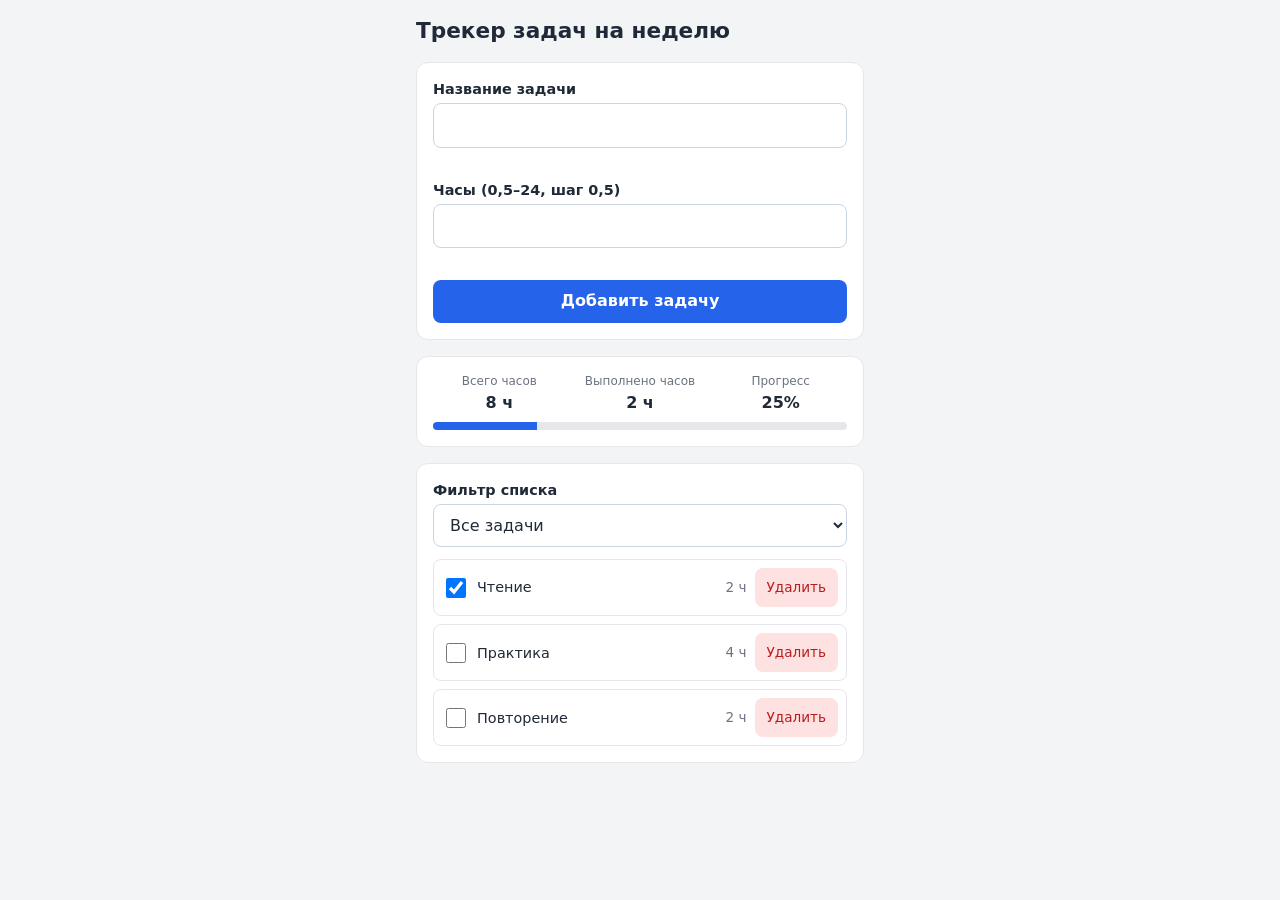
<file: direct/index.html>
<!doctype html>
<html lang="ru">
  <head>
    <meta charset="utf-8" />
    <meta name="viewport" content="width=device-width, initial-scale=1" />
    <title>Мини-трекер учебных задач</title>
    <link rel="stylesheet" href="styles.css" />
  </head>
  <body>
    <main class="app">
      <h1>Трекер задач на неделю</h1>

      <p id="storage-notice" class="notice" hidden>
        Хранилище недоступно: задачи сохраняются только до перезагрузки страницы.
      </p>

      <form id="task-form" class="card" novalidate>
        <div class="field">
          <label for="title">Название задачи</label>
          <input
            id="title"
            name="title"
            type="text"
            autocomplete="off"
            aria-describedby="title-error"
          />
          <p id="title-error" class="error" role="alert"></p>
        </div>

        <div class="field">
          <label for="hours">Часы (0,5–24, шаг 0,5)</label>
          <input
            id="hours"
            name="hours"
            type="number"
            min="0.5"
            max="24"
            step="0.5"
            inputmode="decimal"
            aria-describedby="hours-error"
          />
          <p id="hours-error" class="error" role="alert"></p>
        </div>

        <button type="submit" class="primary">Добавить задачу</button>
      </form>

      <section class="card summary" aria-label="Сводка">
        <div class="summary-item">
          <span class="summary-label">Всего часов</span>
          <span id="total-hours" class="summary-value">0 ч</span>
        </div>
        <div class="summary-item">
          <span class="summary-label">Выполнено часов</span>
          <span id="done-hours" class="summary-value">0 ч</span>
        </div>
        <div class="summary-item">
          <span class="summary-label">Прогресс</span>
          <span id="progress" class="summary-value">0%</span>
        </div>
        <div class="progress-track" aria-hidden="true">
          <div id="progress-bar" class="progress-bar"></div>
        </div>
      </section>

      <section class="card">
        <div class="field">
          <label for="filter">Фильтр списка</label>
          <select id="filter">
            <option value="all">Все задачи</option>
            <option value="active">Активные</option>
            <option value="done">Выполненные</option>
          </select>
        </div>

        <ul id="task-list" class="task-list"></ul>
        <p id="empty" class="empty" hidden>Список пуст.</p>
      </section>
    </main>

    <script type="module" src="app.mjs"></script>
  </body>
</html>
</file>
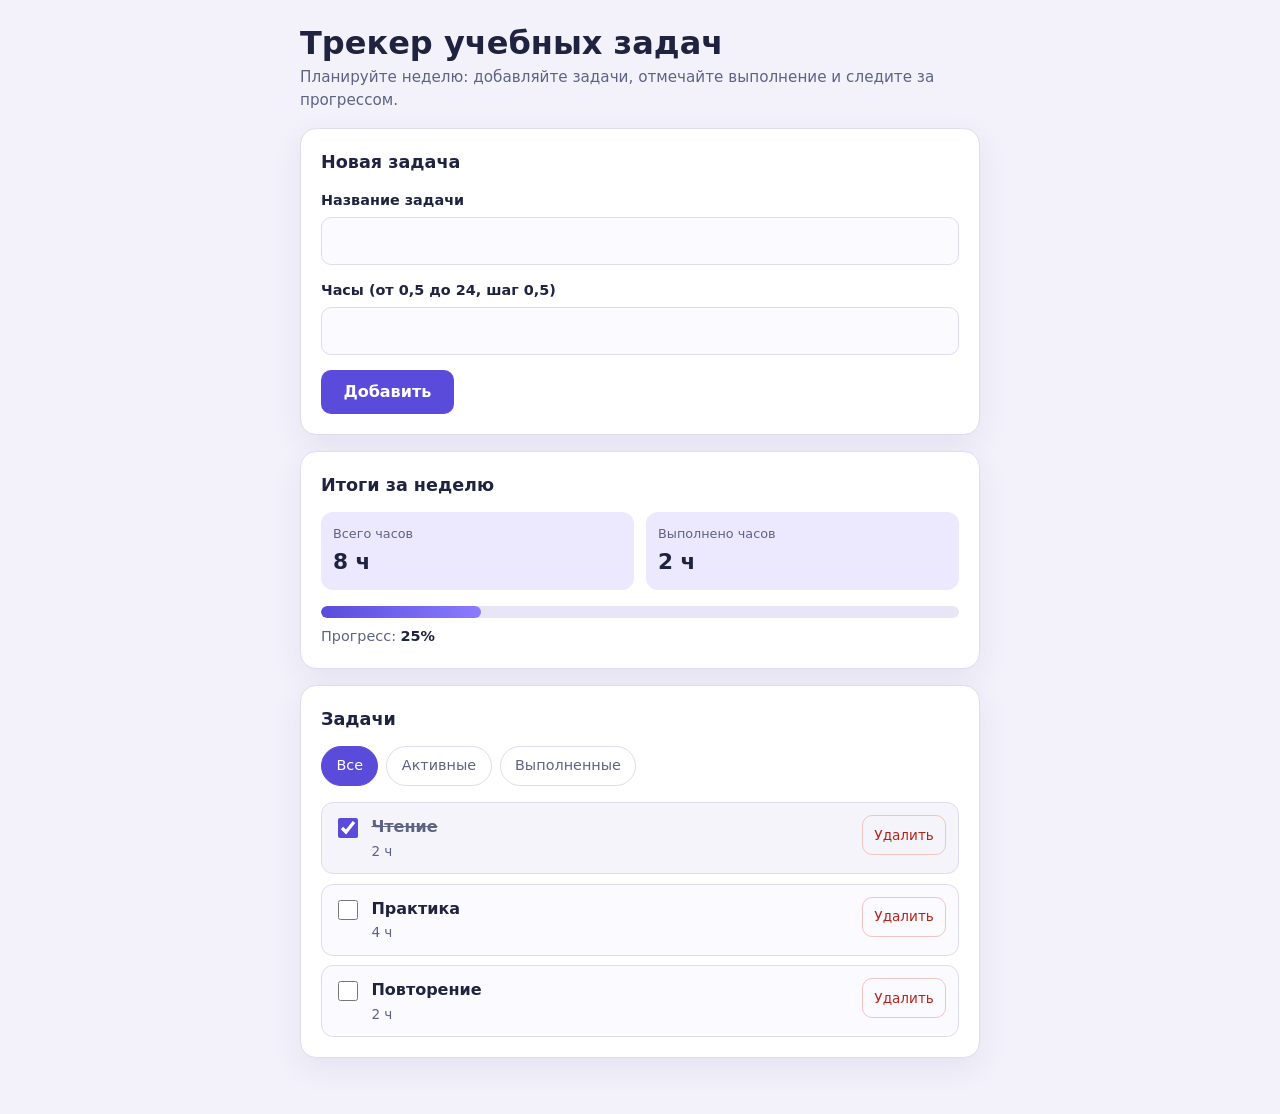
<file: with-spec/index.html>
<!doctype html>
<html lang="ru">
  <head>
    <meta charset="utf-8" />
    <meta name="viewport" content="width=device-width, initial-scale=1" />
    <title>Трекер учебных задач</title>
    <link rel="stylesheet" href="styles.css" />
  </head>
  <body>
    <main class="app">
      <header class="app__header">
        <h1 class="app__title">Трекер учебных задач</h1>
        <p class="app__lead">
          Планируйте неделю: добавляйте задачи, отмечайте выполнение и следите
          за прогрессом.
        </p>
      </header>

      <form id="task-form" class="card form" novalidate>
        <h2 class="card__title">Новая задача</h2>

        <div class="field">
          <label class="field__label" for="task-title">Название задачи</label>
          <input
            class="field__input"
            id="task-title"
            name="title"
            type="text"
            autocomplete="off"
            aria-describedby="title-error"
          />
          <p class="field__error" id="title-error" role="alert" hidden></p>
        </div>

        <div class="field">
          <label class="field__label" for="task-hours">
            Часы (от 0,5 до 24, шаг 0,5)
          </label>
          <input
            class="field__input"
            id="task-hours"
            name="hours"
            type="number"
            inputmode="decimal"
            min="0.5"
            max="24"
            step="0.5"
            aria-describedby="hours-error"
          />
          <p class="field__error" id="hours-error" role="alert" hidden></p>
        </div>

        <button class="button" type="submit">Добавить</button>
      </form>

      <p class="notice" id="storage-message" role="status" hidden></p>

      <section class="card summary" aria-labelledby="summary-title">
        <h2 class="card__title" id="summary-title">Итоги за неделю</h2>
        <dl class="summary__grid">
          <div class="summary__item">
            <dt class="summary__label">Всего часов</dt>
            <dd class="summary__value" id="total-hours">0 ч</dd>
          </div>
          <div class="summary__item">
            <dt class="summary__label">Выполнено часов</dt>
            <dd class="summary__value" id="done-hours">0 ч</dd>
          </div>
        </dl>
        <div
          class="progress"
          id="progress"
          role="progressbar"
          aria-labelledby="progress-label"
          aria-valuemin="0"
          aria-valuemax="100"
          aria-valuenow="0"
        >
          <div class="progress__bar" id="progress-bar"></div>
        </div>
        <p class="progress__text" id="progress-label">
          Прогресс: <strong id="progress-value">0%</strong>
        </p>
      </section>

      <section class="card tasks" aria-labelledby="tasks-title">
        <h2 class="card__title" id="tasks-title">Задачи</h2>

        <div class="filters" role="group" aria-label="Фильтр задач">
          <button
            class="filter"
            type="button"
            data-filter="all"
            aria-pressed="true"
          >
            Все
          </button>
          <button
            class="filter"
            type="button"
            data-filter="active"
            aria-pressed="false"
          >
            Активные
          </button>
          <button
            class="filter"
            type="button"
            data-filter="done"
            aria-pressed="false"
          >
            Выполненные
          </button>
        </div>

        <ul class="task-list" id="task-list"></ul>
        <p class="empty" id="empty-state" hidden></p>
      </section>
    </main>

    <script type="module" src="app.mjs"></script>
  </body>
</html>
</file>
<file: direct/styles.css>
* {
  box-sizing: border-box;
}

html,
body {
  margin: 0;
  padding: 0;
}

body {
  font-family: system-ui, -apple-system, "Segoe UI", Roboto, sans-serif;
  background: #f3f4f6;
  color: #1f2937;
  line-height: 1.4;
}

.app {
  width: 100%;
  max-width: 480px;
  margin: 0 auto;
  padding: 16px;
  display: flex;
  flex-direction: column;
  gap: 16px;
}

h1 {
  font-size: 1.35rem;
  margin: 0;
}

.card {
  background: #ffffff;
  border: 1px solid #e5e7eb;
  border-radius: 12px;
  padding: 16px;
  display: flex;
  flex-direction: column;
  gap: 12px;
}

.field {
  display: flex;
  flex-direction: column;
  gap: 4px;
}

label {
  font-weight: 600;
  font-size: 0.9rem;
}

input,
select,
button {
  font: inherit;
  width: 100%;
  max-width: 100%;
}

input,
select {
  padding: 10px 12px;
  border: 1px solid #cbd5e1;
  border-radius: 8px;
  background: #fff;
  color: inherit;
}

input[aria-invalid="true"] {
  border-color: #dc2626;
  outline: none;
}

button {
  cursor: pointer;
  border: none;
  border-radius: 8px;
  padding: 10px 12px;
}

button.primary {
  background: #2563eb;
  color: #fff;
  font-weight: 600;
}

button.primary:hover {
  background: #1d4ed8;
}

.error {
  margin: 0;
  min-height: 1rem;
  color: #dc2626;
  font-size: 0.82rem;
}

.notice {
  margin: 0;
  padding: 10px 12px;
  border-radius: 8px;
  background: #fef3c7;
  color: #92400e;
  font-size: 0.85rem;
}

.summary {
  display: grid;
  grid-template-columns: repeat(3, 1fr);
  gap: 8px;
}

.summary-item {
  display: flex;
  flex-direction: column;
  gap: 2px;
  text-align: center;
}

.summary-label {
  font-size: 0.75rem;
  color: #6b7280;
}

.summary-value {
  font-size: 1rem;
  font-weight: 700;
}

.progress-track {
  grid-column: 1 / -1;
  height: 8px;
  border-radius: 999px;
  background: #e5e7eb;
  overflow: hidden;
}

.progress-bar {
  height: 100%;
  width: 0;
  background: #2563eb;
  transition: width 0.2s ease;
}

.task-list {
  list-style: none;
  margin: 0;
  padding: 0;
  display: flex;
  flex-direction: column;
  gap: 8px;
}

.task {
  display: grid;
  grid-template-columns: auto 1fr auto;
  align-items: center;
  gap: 8px;
  padding: 8px;
  border: 1px solid #e5e7eb;
  border-radius: 8px;
}

.task input[type="checkbox"] {
  width: 20px;
  height: 20px;
}

.task-title {
  font-weight: 500;
  word-break: break-word;
}

.task-hours {
  color: #6b7280;
  font-size: 0.85rem;
  white-space: nowrap;
}

.task-remove {
  grid-column: 1 / -1;
  background: #fee2e2;
  color: #b91c1c;
  font-size: 0.85rem;
}

.task-remove:hover {
  background: #fecaca;
}

.empty {
  margin: 0;
  color: #6b7280;
  font-size: 0.9rem;
  text-align: center;
}

@media (min-width: 420px) {
  .task {
    grid-template-columns: auto 1fr auto auto;
  }

  .task-remove {
    grid-column: auto;
    width: auto;
  }
}
</file>
<file: with-spec/styles.css>
*,
*::before,
*::after {
  box-sizing: border-box;
}

:root {
  color-scheme: light;
  --bg: #f3f2fb;
  --card: #ffffff;
  --text: #1f2340;
  --muted: #5d6385;
  --accent: #5b4bdb;
  --accent-strong: #4335b8;
  --accent-soft: #ece9ff;
  --danger: #b42318;
  --danger-soft: #fdecea;
  --border: #dedcf0;
  --shadow: 0 10px 30px rgba(43, 38, 96, 0.08);
  --radius: 16px;
}

html,
body {
  margin: 0;
  padding: 0;
}

body {
  min-height: 100vh;
  background: var(--bg);
  color: var(--text);
  font-family: system-ui, -apple-system, "Segoe UI", Roboto, Arial, sans-serif;
  line-height: 1.5;
}

.app {
  width: min(100% - 2rem, 680px);
  margin: 0 auto;
  padding: 1.5rem 0 2.5rem;
}

.app__header {
  margin-bottom: 1rem;
}

.app__title {
  margin: 0 0 0.25rem;
  font-size: clamp(1.5rem, 5vw, 2rem);
  line-height: 1.2;
  overflow-wrap: anywhere;
}

.app__lead {
  margin: 0;
  color: var(--muted);
  font-size: 0.95rem;
}

.card {
  margin-bottom: 1rem;
  padding: 1.25rem;
  background: var(--card);
  border: 1px solid var(--border);
  border-radius: var(--radius);
  box-shadow: var(--shadow);
}

.card__title {
  margin: 0 0 0.85rem;
  font-size: 1.1rem;
}

.form {
  display: grid;
  gap: 0.9rem;
}

.form .card__title {
  margin-bottom: 0;
}

.field {
  display: grid;
  gap: 0.35rem;
}

.field__label {
  font-size: 0.9rem;
  font-weight: 600;
}

.field__input {
  width: 100%;
  min-width: 0;
  padding: 0.7rem 0.8rem;
  color: inherit;
  font: inherit;
  background: #fbfaff;
  border: 1px solid var(--border);
  border-radius: 10px;
}

.field__input:focus-visible {
  border-color: var(--accent);
  outline: 3px solid var(--accent-soft);
}

.field__input[aria-invalid="true"] {
  border-color: var(--danger);
  background: var(--danger-soft);
}

.field__error {
  margin: 0;
  color: var(--danger);
  font-size: 0.85rem;
}

.button {
  justify-self: start;
  min-height: 44px;
  padding: 0.65rem 1.4rem;
  color: #ffffff;
  font: inherit;
  font-weight: 600;
  background: var(--accent);
  border: 0;
  border-radius: 10px;
  cursor: pointer;
}

.button:hover {
  background: var(--accent-strong);
}

.button:focus-visible {
  outline: 3px solid var(--accent-soft);
  outline-offset: 2px;
}

.notice {
  margin: 0 0 1rem;
  padding: 0.75rem 1rem;
  color: #5a3d00;
  font-size: 0.9rem;
  background: #fff6dc;
  border: 1px solid #f0d98a;
  border-radius: 12px;
}

.summary__grid {
  display: grid;
  grid-template-columns: repeat(2, minmax(0, 1fr));
  gap: 0.75rem;
  margin: 0 0 1rem;
}

.summary__item {
  padding: 0.75rem;
  background: var(--accent-soft);
  border-radius: 12px;
}

.summary__label {
  margin: 0;
  color: var(--muted);
  font-size: 0.8rem;
}

.summary__value {
  margin: 0.15rem 0 0;
  font-size: 1.35rem;
  font-weight: 700;
}

.progress {
  height: 12px;
  overflow: hidden;
  background: #e7e5f6;
  border-radius: 999px;
}

.progress__bar {
  width: 0;
  height: 100%;
  background: linear-gradient(90deg, var(--accent), #8a7bff);
  border-radius: inherit;
  transition: width 0.2s ease;
}

.progress__text {
  margin: 0.5rem 0 0;
  color: var(--muted);
  font-size: 0.9rem;
}

.progress__text strong {
  color: var(--text);
}

.filters {
  display: flex;
  flex-wrap: wrap;
  gap: 0.5rem;
  margin-bottom: 1rem;
}

.filter {
  min-height: 40px;
  padding: 0.45rem 0.9rem;
  color: var(--muted);
  font: inherit;
  font-size: 0.9rem;
  background: transparent;
  border: 1px solid var(--border);
  border-radius: 999px;
  cursor: pointer;
}

.filter:hover {
  border-color: var(--accent);
  color: var(--accent);
}

.filter[aria-pressed="true"] {
  color: #ffffff;
  background: var(--accent);
  border-color: var(--accent);
}

.filter:focus-visible {
  outline: 3px solid var(--accent-soft);
  outline-offset: 2px;
}

.task-list {
  display: grid;
  gap: 0.6rem;
  margin: 0;
  padding: 0;
  list-style: none;
}

.task {
  display: flex;
  align-items: flex-start;
  gap: 0.5rem;
  padding: 0.75rem;
  background: #fbfaff;
  border: 1px solid var(--border);
  border-radius: 12px;
}

.task--done {
  background: #f5f4fb;
}

.task__main {
  display: flex;
  flex: 1 1 auto;
  align-items: flex-start;
  gap: 0.65rem;
  min-width: 0;
  cursor: pointer;
}

.task__checkbox {
  flex: 0 0 auto;
  width: 20px;
  height: 20px;
  margin-top: 0.2rem;
  accent-color: var(--accent);
}

.task__content {
  display: grid;
  gap: 0.1rem;
  min-width: 0;
}

.task__title {
  font-weight: 600;
  overflow-wrap: anywhere;
}

.task--done .task__title {
  color: var(--muted);
  text-decoration: line-through;
}

.task__hours {
  color: var(--muted);
  font-size: 0.85rem;
}

.task__delete {
  flex: 0 0 auto;
  min-height: 40px;
  padding: 0.4rem 0.7rem;
  color: var(--danger);
  font: inherit;
  font-size: 0.85rem;
  background: transparent;
  border: 1px solid #f0c6c1;
  border-radius: 10px;
  cursor: pointer;
}

.task__delete:hover {
  background: var(--danger-soft);
}

.task__delete:focus-visible {
  outline: 3px solid var(--danger-soft);
  outline-offset: 2px;
}

.empty {
  margin: 0;
  padding: 0.75rem 0;
  color: var(--muted);
  text-align: center;
}

@media (max-width: 420px) {
  .app {
    width: min(100% - 1.25rem, 680px);
    padding-top: 1rem;
  }

  .card {
    padding: 1rem;
  }

  .task {
    flex-wrap: wrap;
  }

  .task__delete {
    margin-left: auto;
  }
}
</file>
